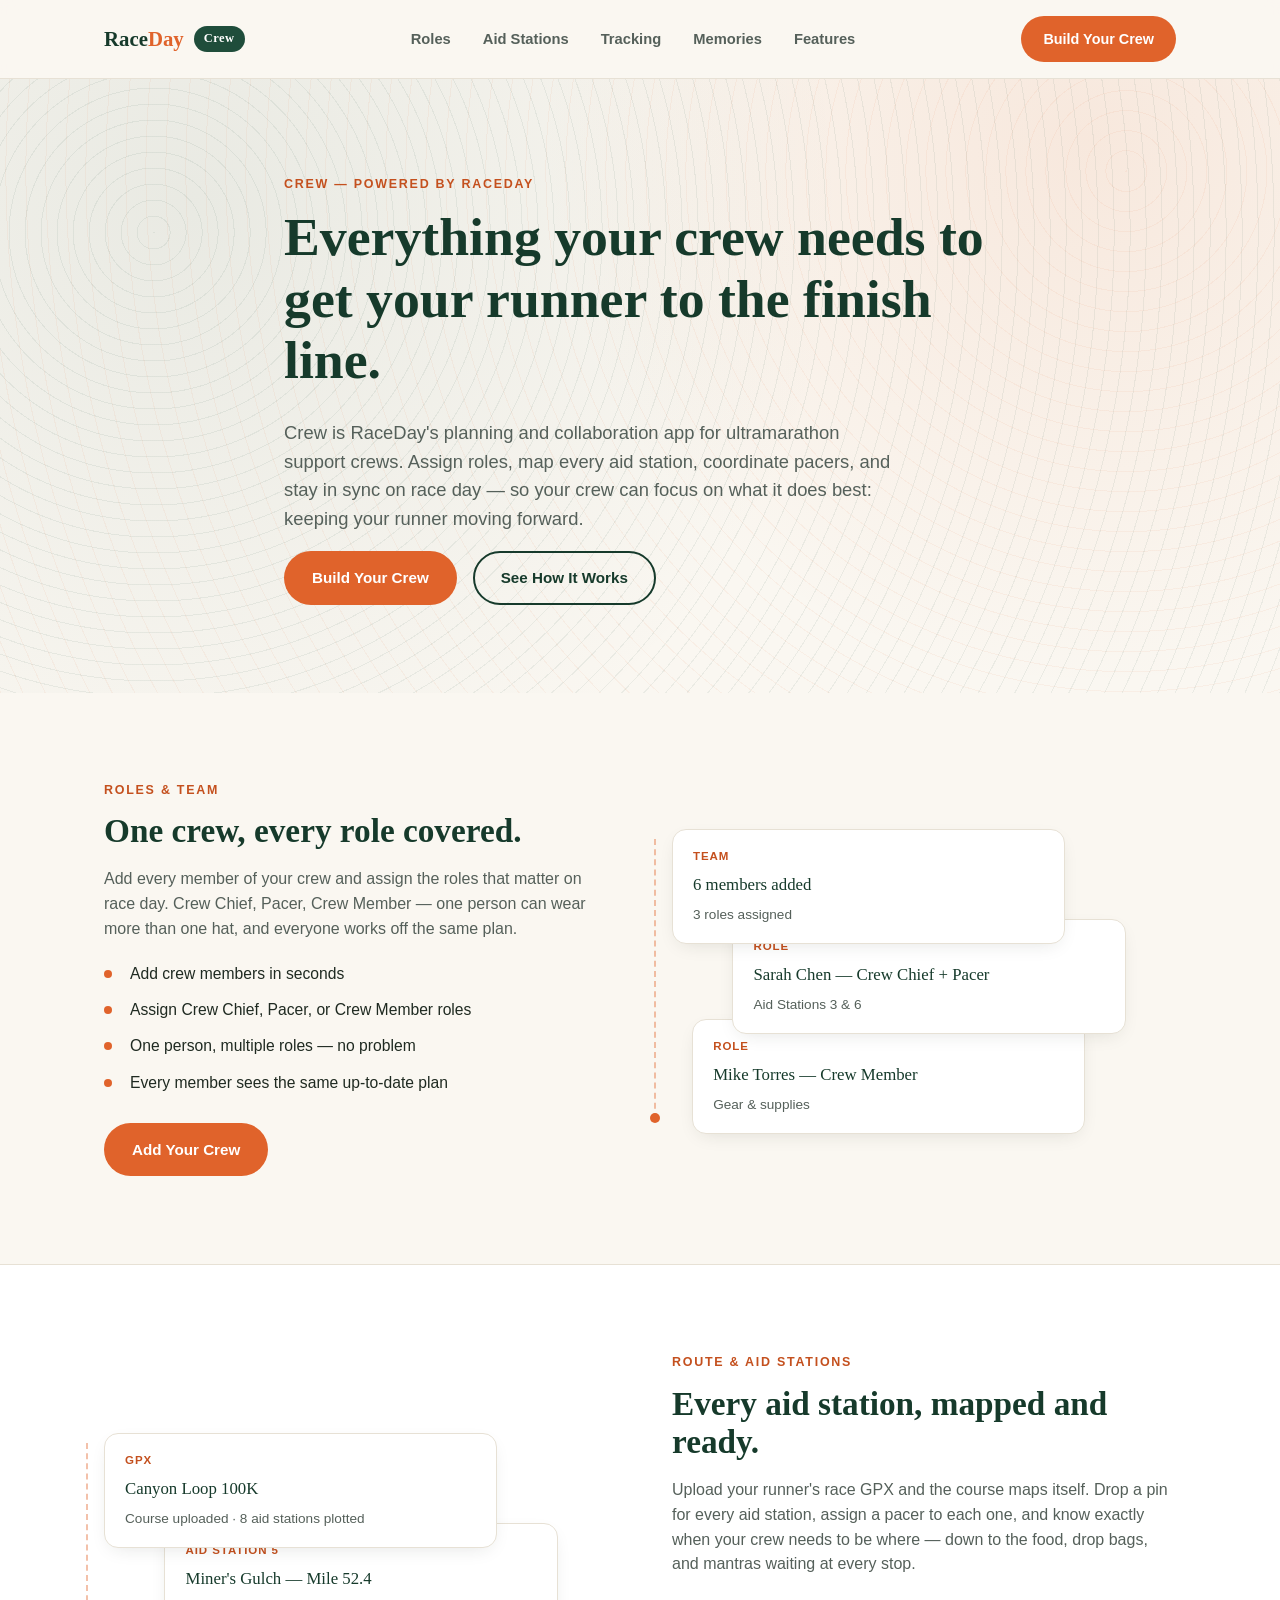
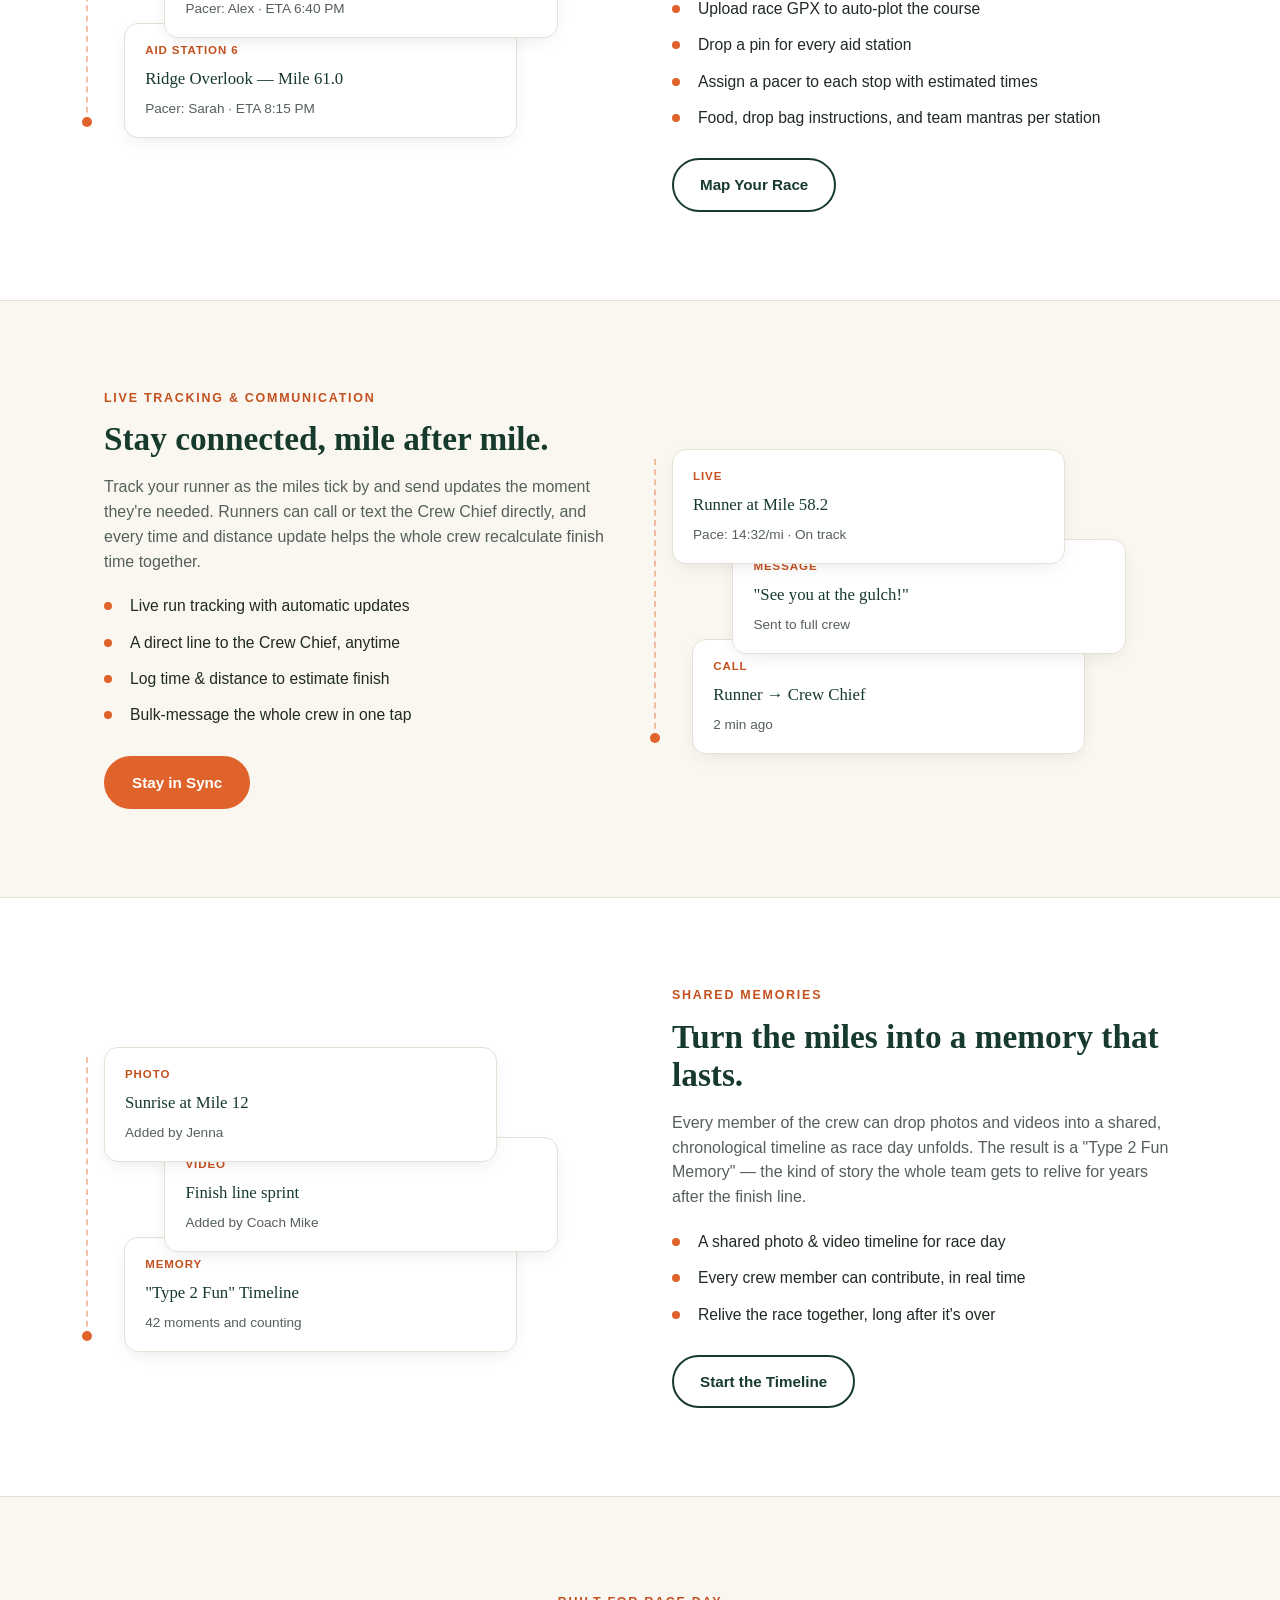
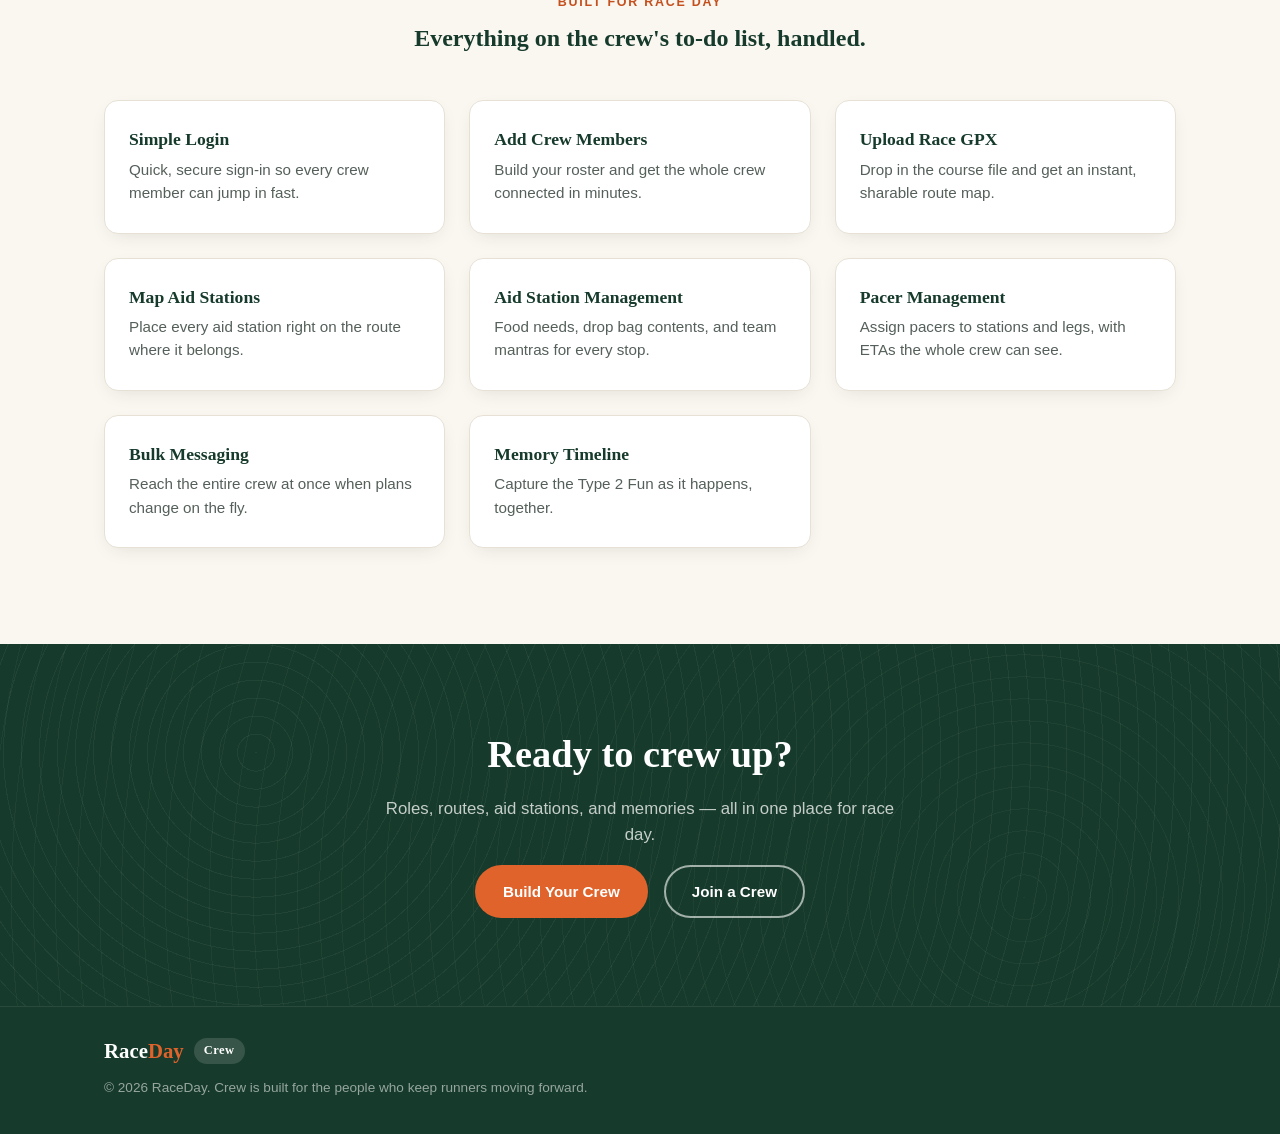
<file: index.html>
<!DOCTYPE html>
<html lang="en">
<head>
  <meta charset="UTF-8" />
  <meta name="viewport" content="width=device-width, initial-scale=1.0" />
  <title>Crew, by RaceDay — Ultramarathon Crew Planning &amp; Collaboration</title>
  <meta name="description" content="Crew is RaceDay's all-in-one planning and collaboration app for ultramarathon support crews. Assign roles, map aid stations, coordinate pacers, track your runner, and capture every Type 2 Fun memory." />
  <link rel="stylesheet" href="styles.css" />
</head>
<body>

  <header class="site-header">
    <div class="container header-inner">
      <a href="#" class="logo-group">
        <span class="logo">Race<span>Day</span></span>
        <span class="badge">Crew</span>
      </a>
      <nav class="nav">
        <a href="#roles">Roles</a>
        <a href="#aid-stations">Aid Stations</a>
        <a href="#tracking">Tracking</a>
        <a href="#memories">Memories</a>
        <a href="#features">Features</a>
      </nav>
      <a href="login.html" class="btn btn-primary btn-nav">Build Your Crew</a>
    </div>
  </header>

  <main>
    <section class="hero topo-bg">
      <div class="container hero-inner">
        <p class="eyebrow">Crew &mdash; powered by RaceDay</p>
        <h1>Everything your crew needs to get your runner to the finish line.</h1>
        <p class="hero-sub">
          Crew is RaceDay's planning and collaboration app for ultramarathon support crews.
          Assign roles, map every aid station, coordinate pacers, and stay in sync on race day
          &mdash; so your crew can focus on what it does best: keeping your runner moving forward.
        </p>
        <div class="hero-actions">
          <a href="login.html" class="btn btn-primary">Build Your Crew</a>
          <a href="#roles" class="btn btn-secondary">See How It Works</a>
        </div>
      </div>
    </section>

    <section id="roles" class="split">
      <div class="container split-inner">
        <div class="split-copy">
          <p class="eyebrow">Roles &amp; Team</p>
          <h2>One crew, every role covered.</h2>
          <p>
            Add every member of your crew and assign the roles that matter on race day.
            Crew Chief, Pacer, Crew Member &mdash; one person can wear more than one hat,
            and everyone works off the same plan.
          </p>
          <ul class="feature-list">
            <li>Add crew members in seconds</li>
            <li>Assign Crew Chief, Pacer, or Crew Member roles</li>
            <li>One person, multiple roles &mdash; no problem</li>
            <li>Every member sees the same up-to-date plan</li>
          </ul>
          <a href="login.html" class="btn btn-primary">Add Your Crew</a>
        </div>
        <div class="split-visual" aria-hidden="true">
          <div class="card-stack">
            <div class="mock-card mock-card-1">
              <span class="mock-tag">Team</span>
              <span class="mock-title">6 members added</span>
              <span class="mock-meta">3 roles assigned</span>
            </div>
            <div class="mock-card mock-card-2">
              <span class="mock-tag">Role</span>
              <span class="mock-title">Sarah Chen &mdash; Crew Chief + Pacer</span>
              <span class="mock-meta">Aid Stations 3 &amp; 6</span>
            </div>
            <div class="mock-card mock-card-3">
              <span class="mock-tag">Role</span>
              <span class="mock-title">Mike Torres &mdash; Crew Member</span>
              <span class="mock-meta">Gear &amp; supplies</span>
            </div>
          </div>
        </div>
      </div>
    </section>

    <section id="aid-stations" class="split split-reverse">
      <div class="container split-inner">
        <div class="split-visual" aria-hidden="true">
          <div class="card-stack">
            <div class="mock-card mock-card-1">
              <span class="mock-tag">GPX</span>
              <span class="mock-title">Canyon Loop 100K</span>
              <span class="mock-meta">Course uploaded &middot; 8 aid stations plotted</span>
            </div>
            <div class="mock-card mock-card-2">
              <span class="mock-tag">Aid Station 5</span>
              <span class="mock-title">Miner's Gulch &mdash; Mile 52.4</span>
              <span class="mock-meta">Pacer: Alex &middot; ETA 6:40 PM</span>
            </div>
            <div class="mock-card mock-card-3">
              <span class="mock-tag">Aid Station 6</span>
              <span class="mock-title">Ridge Overlook &mdash; Mile 61.0</span>
              <span class="mock-meta">Pacer: Sarah &middot; ETA 8:15 PM</span>
            </div>
          </div>
        </div>
        <div class="split-copy">
          <p class="eyebrow">Route &amp; Aid Stations</p>
          <h2>Every aid station, mapped and ready.</h2>
          <p>
            Upload your runner's race GPX and the course maps itself. Drop a pin for every
            aid station, assign a pacer to each one, and know exactly when your crew needs
            to be where &mdash; down to the food, drop bags, and mantras waiting at every stop.
          </p>
          <ul class="feature-list">
            <li>Upload race GPX to auto-plot the course</li>
            <li>Drop a pin for every aid station</li>
            <li>Assign a pacer to each stop with estimated times</li>
            <li>Food, drop bag instructions, and team mantras per station</li>
          </ul>
          <a href="login.html" class="btn btn-secondary">Map Your Race</a>
        </div>
      </div>
    </section>

    <section id="tracking" class="split">
      <div class="container split-inner">
        <div class="split-copy">
          <p class="eyebrow">Live Tracking &amp; Communication</p>
          <h2>Stay connected, mile after mile.</h2>
          <p>
            Track your runner as the miles tick by and send updates the moment they're
            needed. Runners can call or text the Crew Chief directly, and every time and
            distance update helps the whole crew recalculate finish time together.
          </p>
          <ul class="feature-list">
            <li>Live run tracking with automatic updates</li>
            <li>A direct line to the Crew Chief, anytime</li>
            <li>Log time &amp; distance to estimate finish</li>
            <li>Bulk-message the whole crew in one tap</li>
          </ul>
          <a href="login.html" class="btn btn-primary">Stay in Sync</a>
        </div>
        <div class="split-visual" aria-hidden="true">
          <div class="card-stack">
            <div class="mock-card mock-card-1">
              <span class="mock-tag">Live</span>
              <span class="mock-title">Runner at Mile 58.2</span>
              <span class="mock-meta">Pace: 14:32/mi &middot; On track</span>
            </div>
            <div class="mock-card mock-card-2">
              <span class="mock-tag">Message</span>
              <span class="mock-title">"See you at the gulch!"</span>
              <span class="mock-meta">Sent to full crew</span>
            </div>
            <div class="mock-card mock-card-3">
              <span class="mock-tag">Call</span>
              <span class="mock-title">Runner &rarr; Crew Chief</span>
              <span class="mock-meta">2 min ago</span>
            </div>
          </div>
        </div>
      </div>
    </section>

    <section id="memories" class="split split-reverse">
      <div class="container split-inner">
        <div class="split-visual" aria-hidden="true">
          <div class="card-stack">
            <div class="mock-card mock-card-1">
              <span class="mock-tag">Photo</span>
              <span class="mock-title">Sunrise at Mile 12</span>
              <span class="mock-meta">Added by Jenna</span>
            </div>
            <div class="mock-card mock-card-2">
              <span class="mock-tag">Video</span>
              <span class="mock-title">Finish line sprint</span>
              <span class="mock-meta">Added by Coach Mike</span>
            </div>
            <div class="mock-card mock-card-3">
              <span class="mock-tag">Memory</span>
              <span class="mock-title">"Type 2 Fun" Timeline</span>
              <span class="mock-meta">42 moments and counting</span>
            </div>
          </div>
        </div>
        <div class="split-copy">
          <p class="eyebrow">Shared Memories</p>
          <h2>Turn the miles into a memory that lasts.</h2>
          <p>
            Every member of the crew can drop photos and videos into a shared, chronological
            timeline as race day unfolds. The result is a "Type 2 Fun Memory" &mdash; the kind
            of story the whole team gets to relive for years after the finish line.
          </p>
          <ul class="feature-list">
            <li>A shared photo &amp; video timeline for race day</li>
            <li>Every crew member can contribute, in real time</li>
            <li>Relive the race together, long after it's over</li>
          </ul>
          <a href="login.html" class="btn btn-secondary">Start the Timeline</a>
        </div>
      </div>
    </section>

    <section id="features" class="features">
      <div class="container">
        <p class="eyebrow center">Built For Race Day</p>
        <h2 class="center">Everything on the crew's to-do list, handled.</h2>
        <div class="feature-grid">
          <div class="feature-card">
            <h3>Simple Login</h3>
            <p>Quick, secure sign-in so every crew member can jump in fast.</p>
          </div>
          <div class="feature-card">
            <h3>Add Crew Members</h3>
            <p>Build your roster and get the whole crew connected in minutes.</p>
          </div>
          <div class="feature-card">
            <h3>Upload Race GPX</h3>
            <p>Drop in the course file and get an instant, sharable route map.</p>
          </div>
          <div class="feature-card">
            <h3>Map Aid Stations</h3>
            <p>Place every aid station right on the route where it belongs.</p>
          </div>
          <div class="feature-card">
            <h3>Aid Station Management</h3>
            <p>Food needs, drop bag contents, and team mantras for every stop.</p>
          </div>
          <div class="feature-card">
            <h3>Pacer Management</h3>
            <p>Assign pacers to stations and legs, with ETAs the whole crew can see.</p>
          </div>
          <div class="feature-card">
            <h3>Bulk Messaging</h3>
            <p>Reach the entire crew at once when plans change on the fly.</p>
          </div>
          <div class="feature-card">
            <h3>Memory Timeline</h3>
            <p>Capture the Type 2 Fun as it happens, together.</p>
          </div>
        </div>
      </div>
    </section>

    <section id="get-started" class="cta topo-bg">
      <div class="container cta-inner">
        <h2>Ready to crew up?</h2>
        <p>Roles, routes, aid stations, and memories &mdash; all in one place for race day.</p>
        <div class="hero-actions">
          <a href="login.html" class="btn btn-primary">Build Your Crew</a>
          <a href="login.html" class="btn btn-secondary">Join a Crew</a>
        </div>
      </div>
    </section>
  </main>

  <footer class="site-footer">
    <div class="container footer-inner">
      <span class="logo-group">
        <span class="logo">Race<span>Day</span></span>
        <span class="badge">Crew</span>
      </span>
      <p>&copy; 2026 RaceDay. Crew is built for the people who keep runners moving forward.</p>
    </div>
  </footer>

</body>
</html>
</file>
<file: styles.css>
@import url('https://fonts.googleapis.com/css2?family=Archivo:wght@600;700;800;900&family=Inter:wght@400;500;600;700&display=swap');

:root {
  --color-bg: #FAF7F1;
  --color-surface: #FFFFFF;
  --color-ink: #1F2A21;
  --color-ink-soft: #55605A;
  --color-forest: #1F4D3B;
  --color-forest-dark: #163A2B;
  --color-ember: #E0632B;
  --color-ember-dark: #C4501E;
  --color-sage: #7C8A6F;
  --color-border: #E7E1D5;

  --radius: 14px;
  --radius-lg: 16px;
  --max-width: 1120px;
  --shadow-soft: 0 10px 30px -12px rgba(31, 42, 33, 0.18);
  --shadow-card: 0 6px 20px -8px rgba(31, 42, 33, 0.15);
}

* {
  box-sizing: border-box;
}

[hidden] {
  display: none !important;
}

html {
  scroll-behavior: smooth;
}

body {
  margin: 0;
  font-family: "Segoe UI", -apple-system, BlinkMacSystemFont, Helvetica, Arial, sans-serif;
  background: var(--color-bg);
  color: var(--color-ink);
  line-height: 1.55;
  -webkit-font-smoothing: antialiased;
}

h1, h2, h3 {
  font-family: Georgia, "Times New Roman", serif;
  line-height: 1.15;
  margin: 0 0 0.5em 0;
  color: var(--color-forest-dark);
}

p {
  margin: 0 0 1em 0;
  color: var(--color-ink-soft);
}

a {
  color: inherit;
}

ul {
  padding: 0;
  margin: 0;
  list-style: none;
}

.container {
  max-width: var(--max-width);
  margin: 0 auto;
  padding: 0 24px;
}

.eyebrow {
  text-transform: uppercase;
  letter-spacing: 0.14em;
  font-size: 0.78rem;
  font-weight: 700;
  color: var(--color-ember-dark);
  margin: 0 0 12px 0;
}

.eyebrow.center {
  text-align: center;
}

h2.center {
  text-align: center;
  max-width: 620px;
  margin-left: auto;
  margin-right: auto;
}

/* Buttons */

.btn {
  display: inline-block;
  padding: 13px 26px;
  border-radius: 999px;
  font-weight: 600;
  font-size: 0.95rem;
  text-decoration: none;
  transition: transform 0.15s ease, box-shadow 0.15s ease, background 0.15s ease;
  border: 2px solid transparent;
}

.btn-primary {
  background: var(--color-ember);
  color: #fff;
}

.btn-primary:hover {
  background: var(--color-ember-dark);
  transform: translateY(-1px);
}

.btn-secondary {
  background: transparent;
  color: var(--color-forest-dark);
  border-color: var(--color-forest-dark);
}

.btn-secondary:hover {
  background: var(--color-forest-dark);
  color: #fff;
}

.btn-nav {
  padding: 10px 20px;
  font-size: 0.9rem;
}

/* Header */

.site-header {
  position: sticky;
  top: 0;
  z-index: 20;
  background: rgba(250, 247, 241, 0.9);
  backdrop-filter: blur(8px);
  border-bottom: 1px solid var(--color-border);
}

.header-inner {
  display: flex;
  align-items: center;
  justify-content: space-between;
  padding-top: 16px;
  padding-bottom: 16px;
}

.logo-group {
  display: flex;
  align-items: center;
  gap: 10px;
  text-decoration: none;
}

.logo {
  font-family: Georgia, serif;
  font-size: 1.3rem;
  font-weight: 700;
  text-decoration: none;
  color: var(--color-forest-dark);
}

.logo span {
  color: var(--color-ember);
}

.badge {
  font-family: Georgia, serif;
  font-size: 0.78rem;
  font-weight: 700;
  letter-spacing: 0.04em;
  color: #fff;
  background: var(--color-forest);
  padding: 3px 10px 4px;
  border-radius: 999px;
}

.site-footer .badge {
  background: rgba(255, 255, 255, 0.14);
}

.nav {
  display: flex;
  gap: 32px;
}

.nav a {
  text-decoration: none;
  font-size: 0.92rem;
  font-weight: 600;
  color: var(--color-ink-soft);
}

.nav a:hover {
  color: var(--color-forest-dark);
}

/* Hero */

.hero {
  padding: 96px 0 88px;
}

.topo-bg {
  background-image:
    repeating-radial-gradient(circle at 12% 25%, rgba(31, 77, 59, 0.07) 0px, rgba(31, 77, 59, 0.07) 1px, transparent 1px, transparent 16px),
    repeating-radial-gradient(circle at 88% 15%, rgba(224, 99, 43, 0.06) 0px, rgba(224, 99, 43, 0.06) 1px, transparent 1px, transparent 20px),
    radial-gradient(circle at 15% 20%, rgba(31, 77, 59, 0.08), transparent 55%),
    radial-gradient(circle at 85% 10%, rgba(224, 99, 43, 0.10), transparent 45%);
}

.cta.topo-bg {
  background-image:
    repeating-radial-gradient(circle at 20% 30%, rgba(255, 255, 255, 0.05) 0px, rgba(255, 255, 255, 0.05) 1px, transparent 1px, transparent 18px),
    repeating-radial-gradient(circle at 80% 70%, rgba(255, 255, 255, 0.04) 0px, rgba(255, 255, 255, 0.04) 1px, transparent 1px, transparent 22px);
}

.hero-inner {
  max-width: 760px;
}

.hero h1 {
  font-size: clamp(2.2rem, 4.2vw, 3.4rem);
}

.hero-sub {
  font-size: 1.15rem;
  max-width: 620px;
}

.hero-actions {
  display: flex;
  gap: 16px;
  flex-wrap: wrap;
  margin-top: 12px;
}

.dashboard-actions {
  justify-content: center;
}

/* Split sections */

.split {
  padding: 88px 0;
}

.split-reverse {
  background: var(--color-surface);
  border-top: 1px solid var(--color-border);
  border-bottom: 1px solid var(--color-border);
}

.split-inner {
  display: grid;
  grid-template-columns: 1fr 1fr;
  gap: 64px;
  align-items: center;
}

.split-reverse .split-inner {
  grid-template-columns: 1fr 1fr;
}

.split-reverse .split-visual {
  order: 1;
}

.split-reverse .split-copy {
  order: 2;
}

.split-copy h2 {
  font-size: clamp(1.6rem, 2.6vw, 2.1rem);
}

.feature-list {
  margin: 20px 0 28px 0;
}

.feature-list li {
  position: relative;
  padding-left: 26px;
  margin-bottom: 12px;
  color: var(--color-ink);
  font-size: 0.98rem;
}

.feature-list li::before {
  content: "";
  position: absolute;
  left: 0;
  top: 8px;
  width: 8px;
  height: 8px;
  border-radius: 50%;
  background: var(--color-ember);
}

/* Visual mock cards */

.split-visual {
  position: relative;
}

.card-stack {
  position: relative;
  min-height: 300px;
}

.card-stack::before {
  content: "";
  position: absolute;
  left: -18px;
  top: 10px;
  bottom: 10px;
  border-left: 2px dashed rgba(224, 99, 43, 0.4);
}

.card-stack::after {
  content: "";
  position: absolute;
  left: -22px;
  bottom: 6px;
  width: 10px;
  height: 10px;
  border-radius: 50%;
  background: var(--color-ember);
}

.mock-card {
  position: absolute;
  width: 78%;
  background: var(--color-surface);
  border: 1px solid var(--color-border);
  border-radius: var(--radius);
  box-shadow: var(--shadow-card);
  padding: 18px 20px;
  display: flex;
  flex-direction: column;
  gap: 6px;
}

.mock-tag {
  font-size: 0.72rem;
  font-weight: 700;
  letter-spacing: 0.08em;
  text-transform: uppercase;
  color: var(--color-ember-dark);
}

.mock-title {
  font-family: Georgia, serif;
  font-size: 1.05rem;
  color: var(--color-forest-dark);
}

.mock-meta {
  font-size: 0.85rem;
  color: var(--color-ink-soft);
}

.mock-card-1 {
  top: 0;
  left: 0;
  z-index: 3;
}

.mock-card-2 {
  top: 90px;
  left: 12%;
  z-index: 2;
}

.mock-card-3 {
  top: 190px;
  left: 4%;
  z-index: 1;
}

/* Features grid */

.features {
  padding: 96px 0;
}

.feature-grid {
  display: grid;
  grid-template-columns: repeat(3, 1fr);
  gap: 24px;
  margin-top: 48px;
}

.feature-card {
  background: var(--color-surface);
  border: 1px solid var(--color-border);
  border-radius: var(--radius);
  padding: 28px 24px;
  box-shadow: var(--shadow-card);
}

.feature-card h3 {
  font-size: 1.1rem;
  margin-bottom: 8px;
}

.feature-card p {
  margin: 0;
  font-size: 0.95rem;
}

/* CTA */

.cta {
  background: var(--color-forest-dark);
  padding: 88px 0;
}

.cta-inner {
  text-align: center;
  max-width: 560px;
}

.cta h2 {
  color: #fff;
  font-size: clamp(1.8rem, 3vw, 2.4rem);
}

.cta p {
  color: rgba(255, 255, 255, 0.75);
  font-size: 1.05rem;
}

.cta .hero-actions {
  justify-content: center;
}

.cta .btn-secondary {
  color: #fff;
  border-color: rgba(255, 255, 255, 0.6);
}

.cta .btn-secondary:hover {
  background: #fff;
  color: var(--color-forest-dark);
}

/* Footer */

.site-footer {
  background: var(--color-forest-dark);
  border-top: 1px solid rgba(255, 255, 255, 0.08);
  padding: 28px 0 36px;
}

.footer-inner {
  display: flex;
  flex-direction: column;
  gap: 10px;
}

.site-footer .logo {
  color: #fff;
}

.site-footer p {
  color: rgba(255, 255, 255, 0.55);
  font-size: 0.85rem;
  margin: 0;
}

/* Auth pages */

.auth-page {
  padding: 96px 0;
  min-height: calc(100vh - 300px);
  display: flex;
  align-items: center;
}

.auth-card {
  max-width: 460px;
  margin: 0 auto;
  background: var(--color-surface);
  border: 1px solid var(--color-border);
  border-radius: var(--radius);
  box-shadow: var(--shadow-soft);
  padding: 44px 40px;
  text-align: center;
}

.auth-title {
  font-size: 1.8rem;
}

.auth-sub {
  font-size: 1rem;
  margin-bottom: 28px;
}

.auth-form {
  display: flex;
  flex-direction: column;
  gap: 6px;
  text-align: left;
}

.auth-toggle {
  display: flex;
  border: 1px solid var(--color-border);
  border-radius: 999px;
  padding: 4px;
  margin-bottom: 20px;
}

.toggle-btn {
  flex: 1;
  border: none;
  background: transparent;
  padding: 10px 12px;
  border-radius: 999px;
  font-size: 0.85rem;
  font-weight: 600;
  color: var(--color-ink-soft);
  cursor: pointer;
  transition: background 0.15s ease, color 0.15s ease;
}

.toggle-btn.is-active {
  background: var(--color-forest-dark);
  color: #fff;
}

.auth-label {
  font-size: 0.85rem;
  font-weight: 600;
  color: var(--color-ink);
  margin-top: 12px;
}

.auth-input {
  border: 1px solid var(--color-border);
  border-radius: 10px;
  padding: 12px 14px;
  font-size: 0.95rem;
  font-family: inherit;
  color: var(--color-ink);
  background: var(--color-bg);
}

.auth-input:focus {
  outline: 2px solid var(--color-forest);
  outline-offset: 1px;
}

.auth-submit {
  margin-top: 24px;
  border: none;
  cursor: pointer;
  width: 100%;
  text-align: center;
}

.auth-status {
  min-height: 20px;
  font-size: 0.88rem;
  text-align: center;
  margin: 16px 0 0 0;
  color: var(--color-ink-soft);
}

.auth-status-success {
  color: var(--color-forest);
  font-weight: 600;
}

.auth-status-error {
  color: var(--color-ember-dark);
  font-weight: 600;
}

.dashboard-card {
  text-align: center;
}

#welcome-name {
  font-size: 0.92rem;
  font-weight: 600;
  color: var(--color-ink-soft);
}

.form-card {
  max-width: 520px;
}

.field-hint {
  min-height: 18px;
  font-size: 0.82rem;
  color: var(--color-forest);
  margin: 4px 0 0 0;
}

.field-hint-error {
  color: var(--color-ember-dark);
}

/* Dashboard */

.dashboard-page {
  padding: 96px 0;
}

.dashboard-card {
  margin-bottom: 56px;
}

.race-grid {
  max-width: var(--max-width);
  margin: 0 auto;
}

.races-heading {
  font-size: 1.3rem;
  text-align: center;
  margin-bottom: 24px;
}

.race-cards {
  display: grid;
  grid-template-columns: repeat(auto-fill, minmax(240px, 1fr));
  gap: 20px;
}

.race-card {
  display: flex;
  flex-direction: column;
  gap: 6px;
  background: var(--color-surface);
  border: 1px solid var(--color-border);
  border-radius: var(--radius);
  box-shadow: var(--shadow-card);
  padding: 20px;
  text-decoration: none;
  transition: transform 0.15s ease;
}

.race-card:hover {
  transform: translateY(-2px);
}

/* Race detail page */

.race-page {
  padding: 64px 0 96px;
}

.race-heading {
  font-size: clamp(1.8rem, 3.4vw, 2.6rem);
  margin-bottom: 4px;
}

.race-date {
  font-size: 1rem;
  margin-bottom: 24px;
}

.stat-row {
  display: flex;
  gap: 16px;
  flex-wrap: wrap;
  margin-bottom: 28px;
}

.stat-pill {
  background: var(--color-surface);
  border: 1px solid var(--color-border);
  border-radius: var(--radius);
  box-shadow: var(--shadow-card);
  padding: 16px 24px;
  display: flex;
  flex-direction: column;
  align-items: center;
  min-width: 140px;
}

.stat-value {
  font-family: Georgia, serif;
  font-size: 1.6rem;
  color: var(--color-forest-dark);
  font-weight: 700;
}

.stat-label {
  font-size: 0.78rem;
  text-transform: uppercase;
  letter-spacing: 0.06em;
  color: var(--color-ink-soft);
}

.race-map {
  height: 420px;
  width: 100%;
  border-radius: var(--radius-lg);
  border: 1px solid var(--color-border);
  box-shadow: var(--shadow-card);
  margin-bottom: 40px;
}

.leaflet-div-icon {
  background: transparent;
  border: none;
}

.elevation-heading {
  font-family: 'Archivo', system-ui, sans-serif;
  font-size: 0.85rem;
  font-weight: 700;
  text-transform: uppercase;
  letter-spacing: 0.05em;
  color: var(--color-forest-dark);
  margin-bottom: 16px;
}

.elevation-chart {
  background: var(--color-surface);
  border: 1px solid var(--color-border);
  border-radius: var(--radius-lg);
  box-shadow: var(--shadow-card);
  padding: 20px;
}

.elevation-chart svg {
  width: 100%;
  height: 220px;
  display: block;
}

.aid-station-badge-num {
  display: flex;
  align-items: center;
  justify-content: center;
  width: 28px;
  height: 28px;
  border-radius: 50%;
  background: var(--color-forest);
  color: #fff;
  font-family: 'Archivo', system-ui, sans-serif;
  font-weight: 700;
  font-size: 0.76rem;
  border: 2px solid #fff;
  box-shadow: var(--shadow-card);
  flex-shrink: 0;
}

.aid-station-badge-num.no-crew {
  background: var(--color-ember-dark);
}

.aid-station-nutrition-note {
  font-size: 0.82rem;
  color: var(--color-forest);
  margin: 8px 0 0 0;
}

.map-legend {
  display: flex;
  gap: 24px;
  margin: 12px 0 40px 0;
}

.legend-item {
  display: flex;
  align-items: center;
  gap: 8px;
  font-size: 0.85rem;
  color: var(--color-ink-soft);
}

.legend-dot {
  width: 12px;
  height: 12px;
  border-radius: 50%;
  display: inline-block;
}

.legend-dot-crew {
  background: var(--color-forest);
}

.legend-dot-aid {
  background: var(--color-ember-dark);
}

/* Pace planning */

.pace-planning-card {
  background: var(--color-surface);
  border: 1px solid var(--color-border);
  border-radius: var(--radius-lg);
  box-shadow: var(--shadow-card);
  padding: 24px 28px;
  margin-bottom: 32px;
}

.pacing-form {
  display: flex;
  align-items: flex-end;
  gap: 20px;
  flex-wrap: wrap;
  margin-top: 16px;
}

.pacing-field {
  display: flex;
  flex-direction: column;
  gap: 6px;
}

.pacing-field .auth-input {
  min-width: 220px;
}

.pacing-save-btn {
  margin-top: 0;
  width: auto;
  padding-left: 28px;
  padding-right: 28px;
}

.aid-badge-arrival {
  background: rgba(31, 77, 59, 0.08);
  color: var(--color-forest-dark);
  border: 1px solid rgba(31, 77, 59, 0.2);
}

/* Drop bag checklist */

.drop-bag-panel {
  background: var(--color-bg);
  border: 1px solid var(--color-border);
  border-radius: 10px;
  padding: 14px 16px;
  margin-top: 4px;
}

.drop-bag-instructions {
  font-size: 0.82rem;
  color: var(--color-ink-soft);
  background: var(--color-surface);
  border: 1px solid var(--color-border);
  border-radius: 8px;
  padding: 8px 12px;
  margin: 10px 0 0 0;
}

.drop-bag-items {
  list-style: none;
  margin: 0 0 10px 0;
  padding: 0;
  display: flex;
  flex-direction: column;
  gap: 6px;
}

.drop-bag-item {
  display: flex;
  align-items: center;
  justify-content: space-between;
  gap: 10px;
  font-size: 0.9rem;
}

.drop-bag-item label {
  display: flex;
  align-items: center;
  gap: 8px;
  cursor: pointer;
  flex: 1;
  min-width: 0;
}

.drop-bag-qty-input {
  width: 48px;
  flex-shrink: 0;
  border: 1px solid var(--color-border);
  border-radius: 6px;
  padding: 4px 6px;
  font-size: 0.85rem;
  font-family: inherit;
  background: var(--color-surface);
}

.drop-bag-item.is-packed span {
  text-decoration: line-through;
  color: var(--color-ink-soft);
}

.drop-bag-remove {
  border: none;
  background: transparent;
  color: var(--color-ink-soft);
  font-size: 1.1rem;
  line-height: 1;
  cursor: pointer;
  padding: 2px 6px;
}

.drop-bag-remove:hover {
  color: var(--color-ember-dark);
}

.drop-bag-add-form {
  display: flex;
  gap: 8px;
  flex-wrap: wrap;
}

.drop-bag-input {
  flex: 1;
  border: 1px solid var(--color-border);
  border-radius: 8px;
  padding: 8px 10px;
  font-size: 0.88rem;
  font-family: inherit;
  background: var(--color-surface);
}

.drop-bag-add-form .nutrition-macro-input {
  flex: none;
  width: 80px;
}

.nutrition-summary {
  background: var(--color-surface);
  border: 1px solid var(--color-border);
  border-radius: 10px;
  padding: 14px 16px;
  margin-bottom: 10px;
}

.nutrition-context-line {
  font-size: 0.78rem;
  color: var(--color-ink-soft);
  margin: 0 0 10px 0;
}

.nutrition-stat-groups {
  display: flex;
  gap: 20px;
  flex-wrap: wrap;
}

.nutrition-stat-group {
  flex: 1;
  min-width: 200px;
}

.nutrition-stat-group-label {
  display: block;
  font-size: 0.72rem;
  font-weight: 700;
  text-transform: uppercase;
  letter-spacing: 0.05em;
  color: var(--color-ink-soft);
  margin-bottom: 6px;
}

.nutrition-stat-row {
  display: flex;
  gap: 8px;
}

.nutrition-stat {
  flex: 1;
  background: var(--color-bg);
  border: 1px solid var(--color-border);
  border-radius: 8px;
  padding: 8px 6px;
  display: flex;
  flex-direction: column;
  align-items: center;
}

.nutrition-stat-value {
  font-family: Georgia, serif;
  font-size: 1.15rem;
  font-weight: 700;
  color: var(--color-ink);
}

.nutrition-stat-label {
  font-size: 0.64rem;
  text-transform: uppercase;
  letter-spacing: 0.04em;
  color: var(--color-ink-soft);
  margin-top: 2px;
}

.nutrition-stat-remaining {
  background: rgba(196, 80, 30, 0.08);
  border-color: rgba(196, 80, 30, 0.3);
}

.nutrition-stat-remaining .nutrition-stat-value {
  color: var(--color-ember-dark);
}

.nutrition-stat-remaining.is-met {
  background: rgba(31, 77, 59, 0.08);
  border-color: rgba(31, 77, 59, 0.3);
}

.nutrition-stat-remaining.is-met .nutrition-stat-value {
  color: var(--color-forest);
}

.drop-bag-add-btn {
  border: none;
  background: var(--color-forest);
  color: #fff;
  border-radius: 8px;
  padding: 8px 14px;
  font-size: 0.85rem;
  font-weight: 600;
  cursor: pointer;
}

.drop-bag-add-btn:hover {
  background: var(--color-forest-dark);
}

.drop-bag-pick-form {
  margin-bottom: 10px;
}

.drop-bag-select {
  width: 100%;
  padding: 8px 10px;
  font-size: 0.88rem;
}

.drop-bag-cat-select {
  border: 1px solid var(--color-border);
  border-radius: 8px;
  padding: 8px 10px;
  font-size: 0.85rem;
  font-family: inherit;
  background: var(--color-surface);
}

/* Gear & Nutrition page */

.gear-columns {
  display: grid;
  grid-template-columns: 1fr 1fr;
  gap: 32px;
  margin-top: 40px;
}

.gear-section {
  background: var(--color-surface);
  border: 1px solid var(--color-border);
  border-radius: var(--radius);
  box-shadow: var(--shadow-card);
  padding: 24px 28px;
}

.gear-add-form {
  display: flex;
  gap: 10px;
  margin-top: 16px;
}

.gear-add-form .auth-input {
  flex: 1;
}

.gear-list {
  list-style: none;
  margin: 16px 0 0 0;
  padding: 0;
  display: flex;
  flex-direction: column;
  gap: 8px;
}

.gear-item {
  display: flex;
  align-items: center;
  justify-content: space-between;
  gap: 10px;
  padding: 10px 14px;
  background: var(--color-bg);
  border: 1px solid var(--color-border);
  border-radius: 8px;
  font-size: 0.92rem;
}

.gear-item-text {
  display: flex;
  flex-direction: column;
  gap: 2px;
}

.gear-item-macros {
  font-size: 0.78rem;
  color: var(--color-ink-soft);
}

.gear-item-actions {
  display: flex;
  align-items: center;
  gap: 12px;
  flex-shrink: 0;
}

.gear-item-editing {
  align-items: center;
}

.gear-item-edit-wrap {
  display: flex;
  gap: 8px;
  flex-wrap: wrap;
  align-items: center;
  width: 100%;
}

.gear-item-edit-wrap .auth-input {
  padding: 6px 10px;
  font-size: 0.85rem;
}

.gear-item-edit-wrap input[type="text"] {
  flex: 1;
  min-width: 120px;
}

.nutrition-add-form {
  flex-wrap: wrap;
}

.gear-add-form .nutrition-macro-input {
  width: 90px;
  flex: none;
}

/* Crew */

.crew-captain-card {
  display: flex;
  gap: 20px;
  background: var(--color-surface);
  border: 1px solid var(--color-border);
  border-radius: var(--radius-lg);
  box-shadow: var(--shadow-soft);
  padding: 24px;
}

.crew-card-body {
  flex: 1;
  min-width: 0;
}

.crew-role-badge {
  font-size: 0.68rem;
  font-weight: 700;
  text-transform: uppercase;
  letter-spacing: 0.04em;
  padding: 3px 9px;
  border-radius: 999px;
  background: rgba(124, 138, 111, 0.18);
  color: var(--color-forest-dark);
}

.crew-role-badge.role-captain {
  background: var(--color-ember);
  color: #fff;
}

.crew-role-badge.role-pacer {
  background: var(--color-forest);
  color: #fff;
}

.crew-card-actions {
  display: flex;
  gap: 8px;
  margin-top: 10px;
}

.crew-card-actions button {
  border: none;
  background: transparent;
  font-size: 0.8rem;
  font-weight: 600;
  color: var(--color-ink-soft);
  cursor: pointer;
  padding: 0;
}

.crew-card-actions button:hover {
  color: var(--color-forest);
}

.crew-card-actions .crew-delete-btn:hover {
  color: var(--color-ember-dark);
}

.crew-invite-btn {
  border: none;
  background: transparent;
  font-size: 0.78rem;
  font-weight: 600;
  color: var(--color-forest);
  cursor: pointer;
  padding: 0;
  text-decoration: underline;
}

.crew-invite-btn:hover {
  color: var(--color-forest-dark);
}

/* Roster (compact Runner / Crew rows) */

.roster-card {
  background: var(--color-surface);
  border: 1px solid var(--color-border);
  border-radius: var(--radius-lg);
  box-shadow: var(--shadow-card);
  padding: 18px 20px;
  margin-bottom: 20px;
}

.roster-card-header {
  display: flex;
  align-items: center;
  justify-content: space-between;
  margin-bottom: 10px;
}

.roster-card-title {
  font-family: 'Archivo', system-ui, sans-serif;
  font-size: 0.85rem;
  font-weight: 700;
  text-transform: uppercase;
  letter-spacing: 0.05em;
  color: var(--color-forest-dark);
  margin: 0;
}

.roster-add-btn {
  display: flex;
  align-items: center;
  gap: 4px;
  border: none;
  background: var(--color-bg);
  color: var(--color-forest-dark);
  font-size: 0.78rem;
  font-weight: 700;
  padding: 6px 14px;
  border-radius: 999px;
  cursor: pointer;
}

.roster-add-btn:hover {
  background: var(--color-border);
}

.roster-list {
  display: flex;
  flex-direction: column;
  gap: 2px;
}

.roster-row {
  display: flex;
  align-items: center;
  gap: 12px;
  padding: 8px;
  border-radius: 12px;
  transition: background-color 0.15s ease;
}

.roster-row:hover {
  background: var(--color-bg);
}

.roster-avatar-wrap {
  position: relative;
  flex-shrink: 0;
}

.roster-avatar,
.roster-avatar-placeholder {
  width: 44px;
  height: 44px;
  border-radius: 50%;
  object-fit: cover;
}

.roster-avatar-placeholder {
  display: flex;
  align-items: center;
  justify-content: center;
  background: var(--color-forest);
  color: #fff;
  font-family: 'Archivo', system-ui, sans-serif;
  font-weight: 700;
  font-size: 0.85rem;
}

.roster-status-dot {
  position: absolute;
  bottom: -1px;
  right: -1px;
  width: 11px;
  height: 11px;
  border-radius: 50%;
  border: 2px solid var(--color-surface);
  background: var(--color-ink-soft);
}

.roster-status-dot.invite-linked {
  background: var(--color-forest);
}

.roster-status-dot.invite-invited {
  background: var(--color-ember);
}

.roster-row-body {
  flex: 1;
  min-width: 0;
}

.roster-row-name {
  font-family: 'Archivo', system-ui, sans-serif;
  font-weight: 700;
  font-size: 0.92rem;
  color: var(--color-forest-dark);
  white-space: nowrap;
  overflow: hidden;
  text-overflow: ellipsis;
  margin: 0;
}

.roster-row-roles {
  display: flex;
  flex-wrap: wrap;
  gap: 5px;
  margin-top: 3px;
}

.roster-row-meta {
  font-size: 0.72rem;
  color: var(--color-ink-soft);
  margin: 2px 0 0 0;
}

.roster-row-actions {
  display: flex;
  align-items: center;
  gap: 2px;
  flex-shrink: 0;
}

.roster-icon-btn {
  display: flex;
  align-items: center;
  justify-content: center;
  width: 30px;
  height: 30px;
  border-radius: 50%;
  border: none;
  background: transparent;
  color: var(--color-forest);
  cursor: pointer;
}

.roster-icon-btn:hover {
  background: rgba(31, 77, 59, 0.1);
}

.roster-icon-btn.roster-icon-danger:hover {
  background: rgba(196, 80, 30, 0.12);
  color: var(--color-ember-dark);
}

.roster-icon-btn svg {
  width: 15px;
  height: 15px;
}

/* Modal */

.modal-overlay {
  position: fixed;
  inset: 0;
  background: rgba(22, 30, 24, 0.55);
  display: flex;
  align-items: center;
  justify-content: center;
  padding: 24px;
  /* Above Leaflet's internal panes/controls (which reach z-index 1000) so modals never render behind the map. */
  z-index: 2000;
  overflow-y: auto;
}

.modal-card {
  background: var(--color-surface);
  border-radius: var(--radius);
  box-shadow: var(--shadow-soft);
  padding: 28px 32px;
  max-width: 480px;
  width: 100%;
  max-height: 90vh;
  overflow-y: auto;
  margin: auto;
}

.modal-header {
  display: flex;
  align-items: center;
  justify-content: space-between;
  margin-bottom: 16px;
}

.modal-header h3 {
  font-family: Georgia, serif;
  color: var(--color-forest-dark);
  margin: 0;
}

.modal-close {
  border: none;
  background: transparent;
  font-size: 1.5rem;
  line-height: 1;
  color: var(--color-ink-soft);
  cursor: pointer;
  padding: 0;
}

.crop-modal-card {
  max-width: 420px;
}

.crop-stage {
  position: relative;
  width: 100%;
  height: 320px;
  background: #101614;
  border-radius: 10px;
  overflow: hidden;
}

.crop-stage img {
  display: block;
  max-width: 100%;
}

.crop-hint {
  text-align: center;
  margin: 10px 0 0 0;
}

.crop-modal-actions {
  display: flex;
  gap: 10px;
  margin-top: 18px;
}

.crop-modal-actions .btn {
  flex: 1;
  margin-top: 0;
}

.photo-viewable {
  cursor: zoom-in;
}

.photo-viewer-overlay {
  background: rgba(16, 22, 20, 0.85);
}

.photo-viewer-stage {
  position: relative;
  max-width: 90vw;
  max-height: 90vh;
}

.photo-viewer-stage img {
  display: block;
  max-width: 90vw;
  max-height: 90vh;
  border-radius: 12px;
  box-shadow: 0 20px 60px rgba(0, 0, 0, 0.45);
}

.photo-viewer-close {
  position: absolute;
  top: -14px;
  right: -14px;
  width: 32px;
  height: 32px;
  border-radius: 50%;
  border: none;
  background: #fff;
  color: var(--color-ink);
  font-size: 1.3rem;
  line-height: 1;
  cursor: pointer;
  display: flex;
  align-items: center;
  justify-content: center;
  box-shadow: var(--shadow-card);
}

.crew-photo-row {
  display: flex;
  align-items: center;
  flex-wrap: wrap;
  gap: 16px;
  margin-bottom: 8px;
}

.crew-photo-row input[type="file"] {
  max-width: 100%;
  min-width: 0;
}

.crew-photo-preview-wrap {
  position: relative;
  width: 64px;
  height: 64px;
  flex-shrink: 0;
}

.crew-photo-preview {
  width: 64px;
  height: 64px;
  border-radius: 50%;
  object-fit: cover;
  display: block;
}

.crew-photo-placeholder {
  width: 64px;
  height: 64px;
  border-radius: 50%;
  background: var(--color-forest);
  color: #fff;
  display: flex;
  align-items: center;
  justify-content: center;
  font-family: Georgia, serif;
  font-weight: 700;
  position: absolute;
  top: 0;
  left: 0;
}

.crew-photo-input {
  font-size: 0.85rem;
}

.crew-textarea {
  resize: vertical;
  font-family: inherit;
  min-height: 60px;
}

.not-participant-prompt {
  max-width: 480px;
  margin: 80px auto;
  text-align: center;
  background: var(--color-surface);
  border: 1px solid var(--color-border);
  border-radius: var(--radius);
  box-shadow: var(--shadow-soft);
  padding: 40px;
}

/* Race search */

.race-search-form {
  max-width: 480px;
  margin-top: 24px;
}

.race-search-or {
  margin-top: 12px;
  font-size: 0.9rem;
}

.race-search-or a {
  color: var(--color-forest);
  font-weight: 600;
}

.search-results {
  margin-top: 32px;
  display: flex;
  flex-direction: column;
  gap: 14px;
}

.search-result-card {
  display: flex;
  align-items: center;
  justify-content: space-between;
  gap: 16px;
  background: var(--color-surface);
  border: 1px solid var(--color-border);
  border-radius: var(--radius);
  box-shadow: var(--shadow-card);
  padding: 18px 22px;
}

.search-result-info {
  display: flex;
  flex-direction: column;
  gap: 4px;
}

.search-result-name {
  font-family: Georgia, serif;
  font-weight: 700;
  font-size: 1.05rem;
  color: var(--color-forest-dark);
}

.search-result-meta {
  font-size: 0.85rem;
  color: var(--color-ink-soft);
}

/* App shell / sidebar nav */

.app-shell {
  display: flex;
  align-items: stretch;
  min-height: 100vh;
}

.app-sidebar {
  width: 240px;
  flex-shrink: 0;
  background: var(--color-forest-dark);
  display: flex;
  flex-direction: column;
  padding: 28px 20px;
  position: sticky;
  top: 0;
  height: 100vh;
  overflow-y: auto;
}

.sidebar-logo {
  margin-bottom: 44px;
}

.sidebar-logo .logo {
  color: #fff;
}

.sidebar-logo .badge {
  background: var(--color-ember);
}

.sidebar-nav {
  display: flex;
  flex-direction: column;
  gap: 4px;
  flex: 1;
}

.sidebar-link {
  color: rgba(255, 255, 255, 0.72);
  text-decoration: none;
  font-weight: 600;
  font-size: 0.94rem;
  padding: 11px 14px;
  border-radius: 8px;
  transition: background 0.15s ease, color 0.15s ease;
}

.sidebar-link:hover {
  background: rgba(255, 255, 255, 0.08);
  color: #fff;
}

.sidebar-link.is-active {
  background: var(--color-ember);
  color: #fff;
}

.sidebar-signout {
  margin-top: auto;
  width: 100%;
  color: rgba(255, 255, 255, 0.75);
  border-color: rgba(255, 255, 255, 0.3);
}

.sidebar-signout:hover {
  background: rgba(255, 255, 255, 0.1);
  color: #fff;
}

.app-main {
  flex: 1;
  min-width: 0;
}

/* Responsive */

@media (max-width: 860px) {
  .nav {
    display: none;
  }

  .app-shell {
    flex-direction: column;
  }

  .app-sidebar {
    width: 100%;
    height: auto;
    position: static;
    flex-direction: row;
    flex-wrap: wrap;
    align-items: center;
    padding: 16px 20px;
  }

  .sidebar-logo {
    margin-bottom: 0;
    margin-right: auto;
  }

  .sidebar-nav {
    flex-direction: row;
    flex-wrap: wrap;
    width: 100%;
    order: 3;
    margin-top: 12px;
  }

  .sidebar-signout {
    margin-top: 0;
    width: auto;
  }

  .split-inner {
    grid-template-columns: 1fr;
  }

  .split-reverse .split-visual,
  .split-reverse .split-copy {
    order: initial;
  }

  .feature-grid {
    grid-template-columns: 1fr 1fr;
  }

  .card-stack {
    min-height: 260px;
  }

  .mock-card {
    width: 90%;
  }

  .gear-columns {
    grid-template-columns: 1fr;
  }

  .crew-captain-card {
    flex-direction: column;
  }
}

/* Race day plan — modern reskin (race.html only, scoped via .race-modern) */

.race-modern {
  font-family: 'Inter', system-ui, sans-serif;
}

.race-modern .rd-hero-title,
.race-modern .fp-heading,
.race-modern .fp-value,
.race-modern .fp-mini-value,
.race-modern .rd-hero-stat dd {
  font-family: 'Archivo', system-ui, sans-serif;
}

.rd-hero {
  display: flex;
  flex-wrap: wrap;
  align-items: center;
  justify-content: space-between;
  gap: 20px;
  background: var(--color-forest);
  border-radius: var(--radius-lg);
  padding: 24px 28px;
  margin-bottom: 28px;
}

.rd-hero-left {
  display: flex;
  align-items: center;
  gap: 16px;
}

.rd-hero-avatar,
.rd-hero-avatar-placeholder {
  width: 64px;
  height: 64px;
  border-radius: 50%;
  object-fit: cover;
  flex-shrink: 0;
}

.rd-hero-avatar {
  border: 2px solid var(--color-ember);
}

.rd-hero-avatar-placeholder {
  display: flex;
  align-items: center;
  justify-content: center;
  background: var(--color-forest-dark);
  border: 2px solid var(--color-ember);
  color: #fff;
  font-family: 'Archivo', system-ui, sans-serif;
  font-weight: 800;
  font-size: 1.2rem;
}

.rd-hero-eyebrow {
  font-size: 0.72rem;
  font-weight: 700;
  text-transform: uppercase;
  letter-spacing: 0.08em;
  color: var(--color-ember);
  margin: 0 0 2px 0;
}

.rd-hero-title {
  font-weight: 800;
  font-size: clamp(1.6rem, 3vw, 2.2rem);
  color: #fff;
  margin: 0;
  line-height: 1.15;
}

.rd-hero-sub {
  font-size: 0.86rem;
  color: rgba(244, 241, 234, 0.75);
  margin: 2px 0 0 0;
}

.rd-hero-stats {
  display: flex;
  gap: 20px;
  background: var(--color-forest-dark);
  border-radius: 12px;
  padding: 12px 20px;
  margin: 0;
}

.rd-hero-stat {
  text-align: center;
}

.rd-hero-stat dt {
  display: flex;
  align-items: center;
  justify-content: center;
  gap: 4px;
  font-size: 0.62rem;
  font-weight: 700;
  text-transform: uppercase;
  letter-spacing: 0.06em;
  color: rgba(244, 241, 234, 0.6);
  margin: 0 0 2px 0;
}

.rd-hero-stat dd {
  font-weight: 700;
  font-size: 1.05rem;
  color: #fff;
  margin: 0;
}

.finish-projection-card {
  background: var(--color-surface);
  border: 1px solid var(--color-border);
  border-radius: var(--radius-lg);
  box-shadow: var(--shadow-card);
  padding: 22px 26px;
  margin-bottom: 28px;
}

.fp-heading {
  font-size: 0.78rem;
  font-weight: 700;
  text-transform: uppercase;
  letter-spacing: 0.06em;
  color: var(--color-forest-dark);
  margin: 0 0 10px 0;
}

.fp-main {
  display: flex;
  align-items: baseline;
  gap: 8px;
}

.fp-value {
  font-weight: 900;
  font-size: 2.4rem;
  color: var(--color-ember);
  line-height: 1;
}

.fp-unit {
  font-size: 0.85rem;
  color: var(--color-ink-soft);
}

.fp-sub {
  font-size: 0.85rem;
  color: var(--color-ink-soft);
  margin: 6px 0 0 0;
}

.fp-mini-stats {
  display: grid;
  grid-template-columns: repeat(3, 1fr);
  gap: 10px;
  margin-top: 18px;
}

.fp-mini-stat {
  background: var(--color-bg);
  border-radius: 10px;
  padding: 10px 12px;
}

.fp-mini-label {
  display: block;
  font-size: 0.62rem;
  font-weight: 700;
  text-transform: uppercase;
  letter-spacing: 0.05em;
  color: var(--color-ink-soft);
  margin-bottom: 2px;
}

.fp-mini-value {
  display: block;
  font-weight: 700;
  font-size: 0.95rem;
  color: var(--color-forest-dark);
}

.rd-map-pin-badge {
  display: flex;
  align-items: center;
  justify-content: center;
  width: 24px;
  height: 24px;
  border-radius: 50%;
  background: var(--color-forest);
  color: #fff;
  font-family: 'Archivo', system-ui, sans-serif;
  font-weight: 700;
  font-size: 0.7rem;
  border: 2px solid #fff;
  box-shadow: 0 2px 6px rgba(0, 0, 0, 0.3);
}

.rd-map-pin-badge.no-crew {
  background: var(--color-ember-dark);
}

.rd-content-grid {
  display: grid;
  grid-template-columns: 1fr 360px;
  gap: 24px;
  align-items: start;
  margin-bottom: 28px;
}

.rd-content-right {
  display: flex;
  flex-direction: column;
  gap: 20px;
}

.rd-content-right .roster-card,
.rd-content-right .finish-projection-card {
  margin-bottom: 0;
}

.aid-detail-card {
  background: var(--color-surface);
  border: 1px solid var(--color-border);
  border-radius: var(--radius-lg);
  box-shadow: var(--shadow-card);
  overflow: hidden;
}

.aid-detail-header {
  padding: 20px 22px;
  border-bottom: 1px solid var(--color-border);
}

.aid-detail-top-row {
  display: flex;
  flex-wrap: wrap;
  align-items: flex-start;
  justify-content: space-between;
  gap: 12px;
}

.aid-detail-eyebrow {
  font-size: 0.72rem;
  font-weight: 700;
  text-transform: uppercase;
  letter-spacing: 0.06em;
  color: var(--color-ember-dark);
  margin: 0 0 2px 0;
}

.aid-detail-name {
  font-family: 'Archivo', system-ui, sans-serif;
  font-weight: 800;
  font-size: 1.5rem;
  color: var(--color-forest-dark);
  margin: 0;
}

.aid-detail-status-pill {
  font-size: 0.76rem;
  font-weight: 700;
  padding: 5px 12px;
  border-radius: 999px;
  background: rgba(124, 138, 111, 0.18);
  color: var(--color-forest-dark);
  white-space: nowrap;
}

.aid-detail-status-pill.is-crew {
  background: rgba(31, 77, 59, 0.12);
  color: var(--color-forest);
}

.aid-detail-notes {
  font-size: 0.85rem;
  color: var(--color-ink-soft);
  font-style: italic;
  margin: 8px 0 0 0;
}

.aid-detail-stats {
  display: grid;
  grid-template-columns: repeat(3, 1fr);
  gap: 10px;
  margin-top: 16px;
}

.aid-detail-stat {
  background: var(--color-bg);
  border-radius: 10px;
  padding: 10px 12px;
}

.aid-detail-stat-label {
  font-size: 0.62rem;
  font-weight: 700;
  text-transform: uppercase;
  letter-spacing: 0.05em;
  color: var(--color-ink-soft);
  margin-bottom: 2px;
}

.aid-detail-stat-value {
  font-family: 'Archivo', system-ui, sans-serif;
  font-weight: 700;
  font-size: 0.95rem;
  color: var(--color-forest-dark);
}

.aid-detail-body {
  padding: 20px 22px;
  display: grid;
  grid-template-columns: 1fr 1fr;
  gap: 20px;
}

.aid-detail-block {
  min-width: 0;
}

.aid-detail-block-full {
  grid-column: 1 / -1;
}

.aid-detail-block-title {
  font-size: 0.7rem;
  font-weight: 700;
  text-transform: uppercase;
  letter-spacing: 0.05em;
  color: var(--color-ink-soft);
  margin: 0 0 8px 0;
}

.aid-detail-empty {
  font-size: 0.85rem;
  color: var(--color-ink-soft);
  margin: 0;
}

.aid-pacer-row {
  display: flex;
  align-items: center;
  gap: 10px;
}

.aid-pacer-name {
  font-family: 'Archivo', system-ui, sans-serif;
  font-weight: 700;
  font-size: 0.9rem;
  color: var(--color-forest-dark);
  margin: 0;
}

.aid-pacer-meta {
  font-size: 0.78rem;
  color: var(--color-ink-soft);
  margin: 0;
}

.aid-mantra-text {
  font-family: 'Archivo', system-ui, sans-serif;
  font-style: italic;
  font-weight: 600;
  font-size: 0.95rem;
  color: var(--color-forest);
  margin: 0;
}

.aid-food-pills {
  display: flex;
  flex-wrap: wrap;
  gap: 6px;
}

.aid-food-pill {
  background: var(--color-bg);
  border-radius: 999px;
  padding: 4px 11px;
  font-size: 0.78rem;
  font-weight: 500;
  color: var(--color-ink);
}

.aid-timeline-card {
  background: var(--color-surface);
  border: 1px solid var(--color-border);
  border-radius: var(--radius-lg);
  box-shadow: var(--shadow-card);
  padding: 14px;
}

.aid-timeline-title {
  font-family: 'Archivo', system-ui, sans-serif;
  font-size: 0.85rem;
  font-weight: 700;
  text-transform: uppercase;
  letter-spacing: 0.05em;
  color: var(--color-forest-dark);
  margin: 4px 6px 10px 6px;
}

.aid-timeline-list {
  display: flex;
  flex-direction: column;
}

.aid-timeline-row {
  display: flex;
  align-items: center;
  gap: 10px;
  width: 100%;
  border: none;
  background: transparent;
  text-align: left;
  padding: 8px;
  border-radius: 10px;
  cursor: pointer;
  font-family: inherit;
}

.aid-timeline-row:hover {
  background: var(--color-bg);
}

.aid-timeline-row.is-active {
  background: var(--color-bg);
}

.aid-timeline-body {
  flex: 1;
  min-width: 0;
  display: flex;
  flex-direction: column;
}

.aid-timeline-name {
  font-family: 'Archivo', system-ui, sans-serif;
  font-weight: 700;
  font-size: 0.86rem;
  color: var(--color-forest-dark);
  white-space: nowrap;
  overflow: hidden;
  text-overflow: ellipsis;
}

.aid-timeline-row.is-active .aid-timeline-name {
  color: var(--color-ember-dark);
}

.aid-timeline-meta {
  font-size: 0.72rem;
  color: var(--color-sage);
}

.aid-timeline-tags {
  display: flex;
  align-items: center;
  gap: 4px;
  flex-shrink: 0;
}

.aid-timeline-pacer-chip {
  background: rgba(124, 138, 111, 0.18);
  color: var(--color-forest-dark);
  font-size: 0.66rem;
  font-weight: 700;
  padding: 2px 7px;
  border-radius: 999px;
  white-space: nowrap;
}

.aid-timeline-lock {
  color: var(--color-ink-soft);
  display: flex;
}

.aid-timeline-lock svg {
  width: 13px;
  height: 13px;
}

@media (max-width: 900px) {
  .rd-content-grid {
    grid-template-columns: 1fr;
  }
}

@media (max-width: 640px) {
  .rd-hero {
    flex-direction: column;
    align-items: flex-start;
  }

  .rd-hero-stats {
    width: 100%;
    justify-content: space-between;
  }

  .fp-mini-stats {
    grid-template-columns: 1fr;
  }

  .aid-detail-body {
    grid-template-columns: 1fr;
  }
}

@media (max-width: 560px) {
  .feature-grid {
    grid-template-columns: 1fr;
  }

  .hero {
    padding: 72px 0 64px;
  }

  .split {
    padding: 64px 0;
  }
}
</file>
